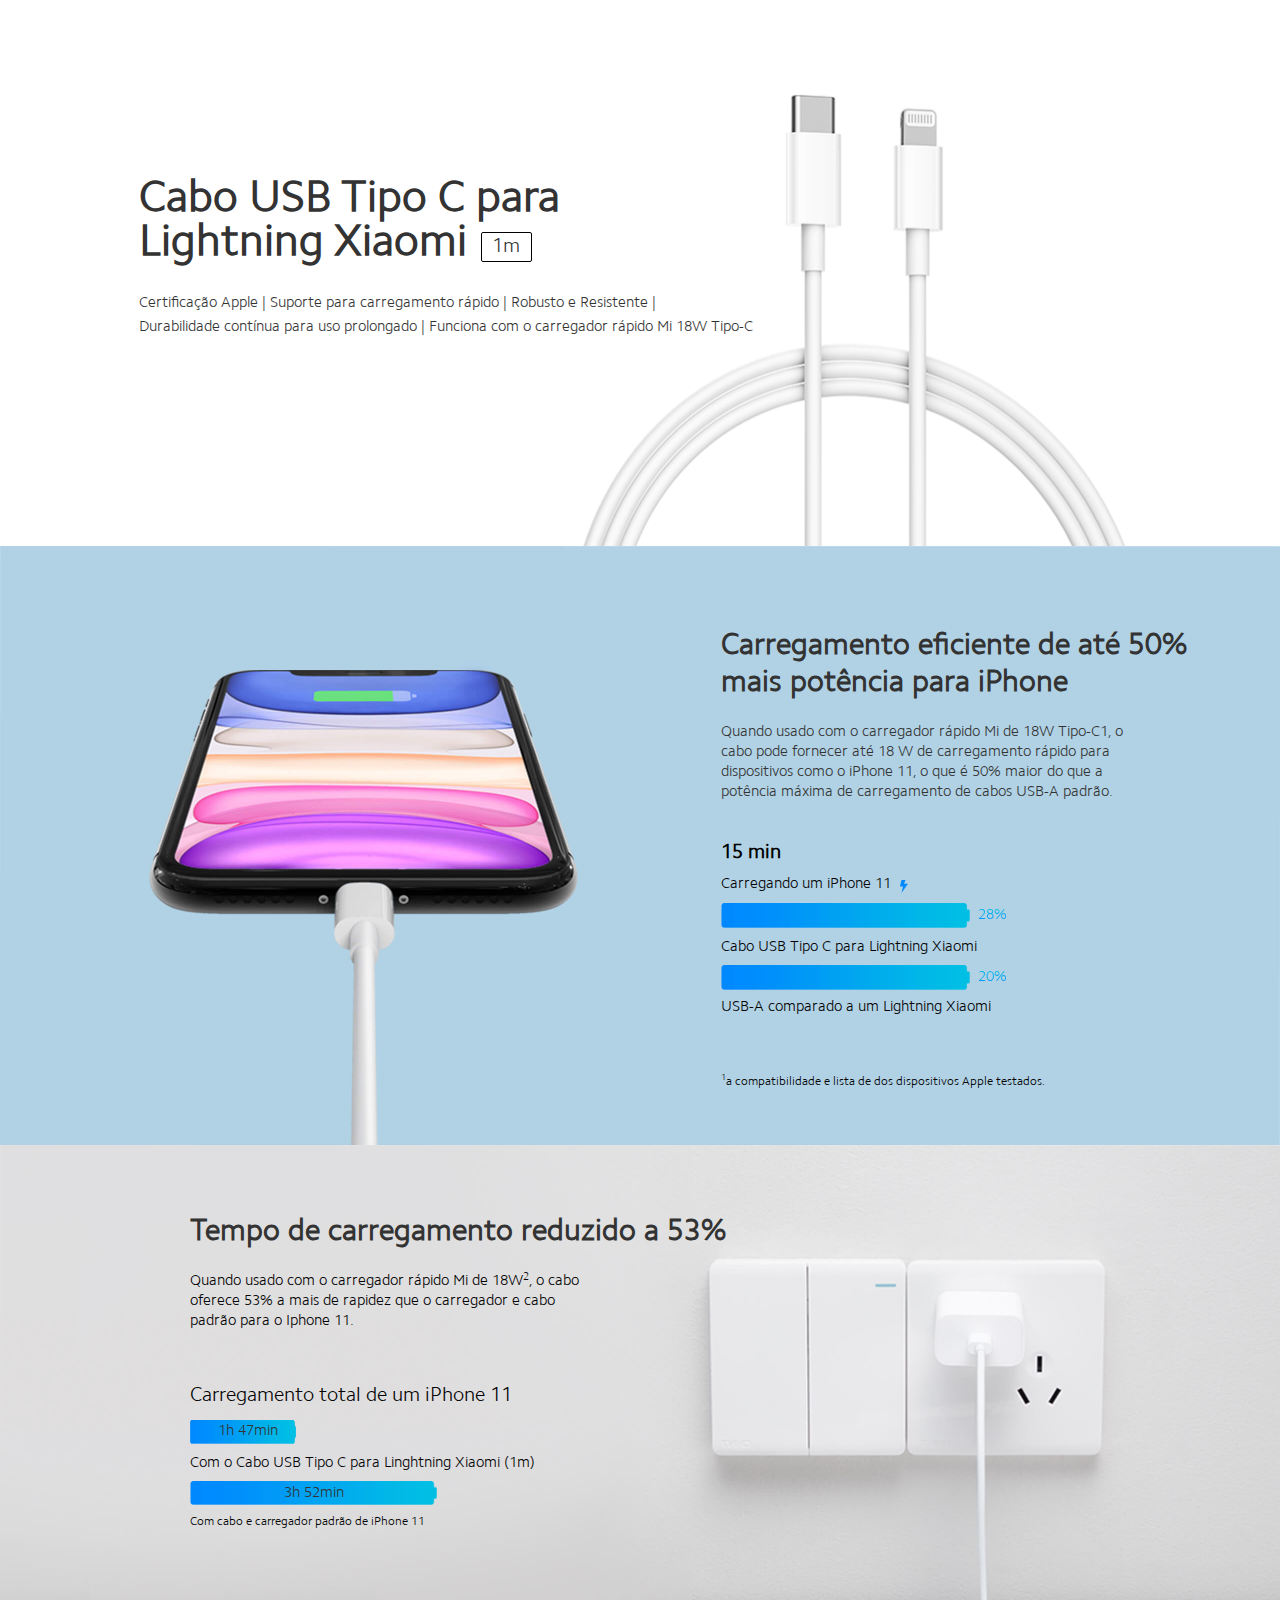
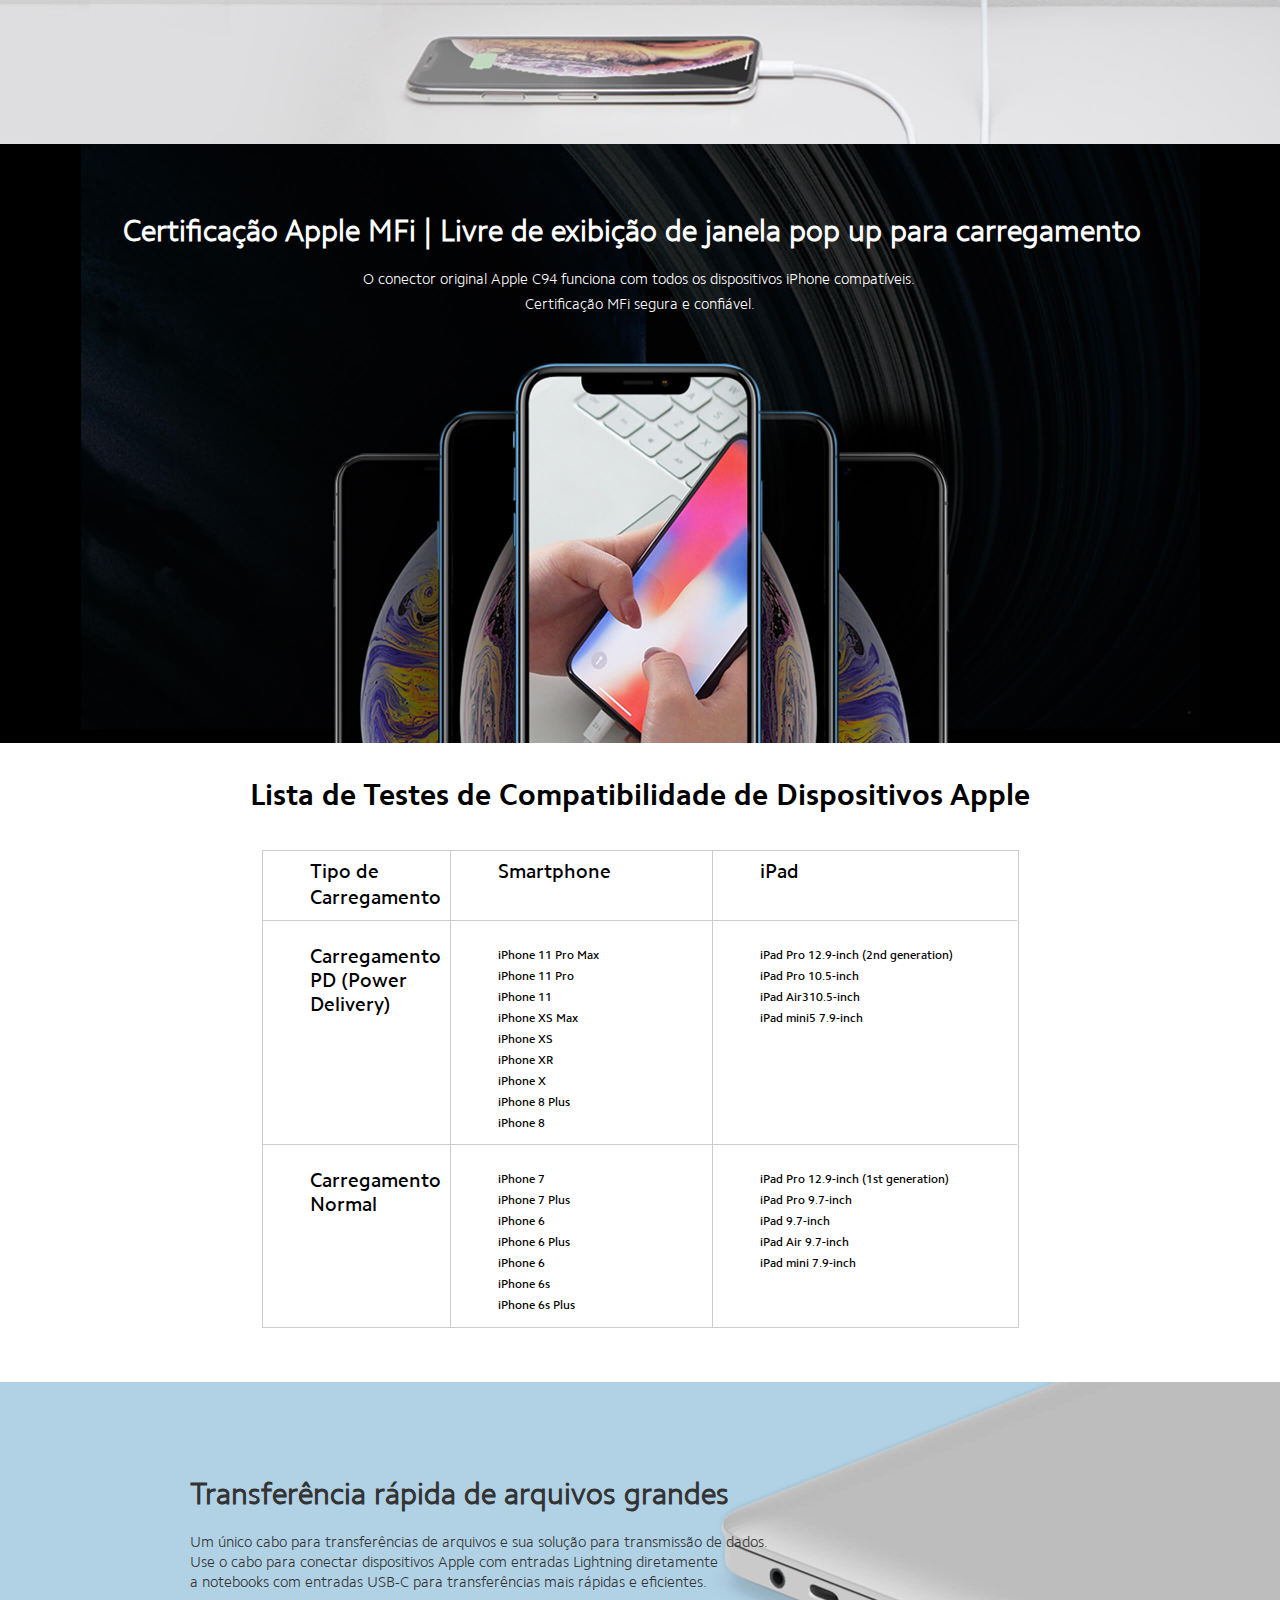
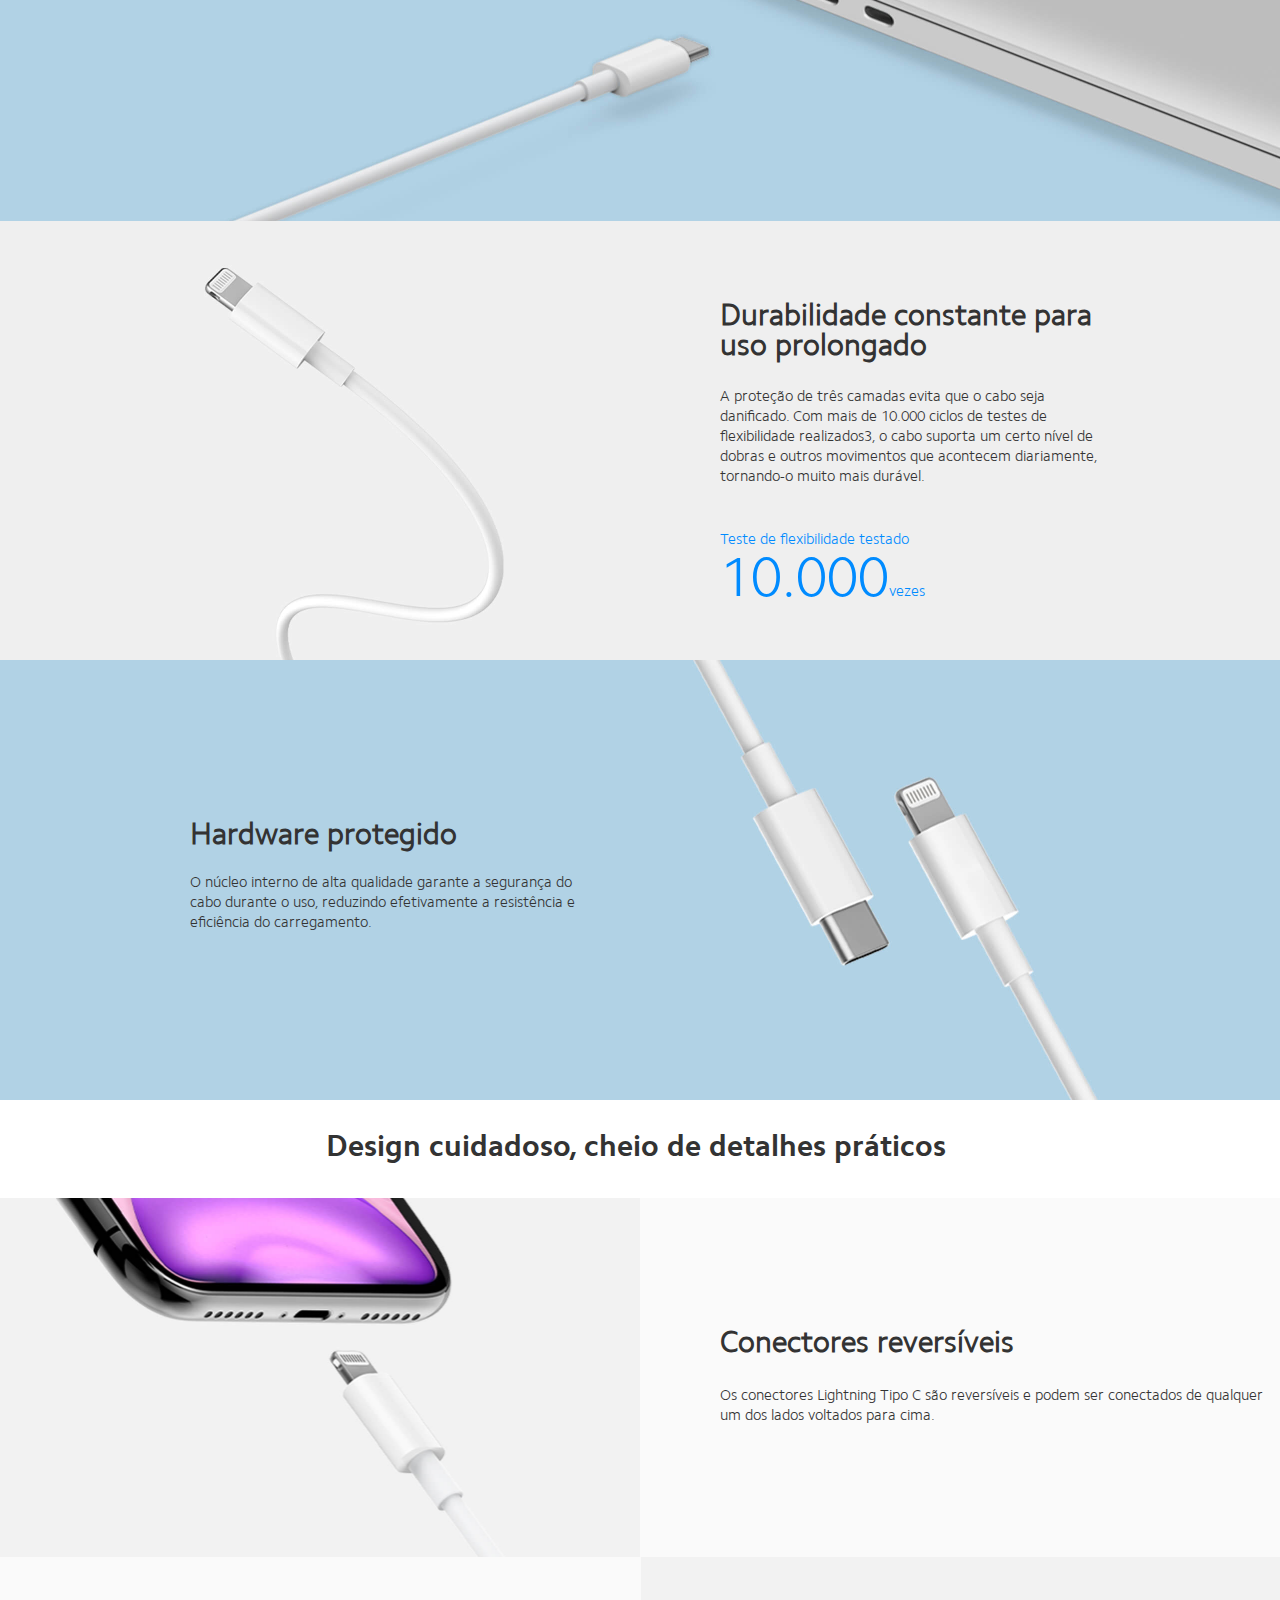
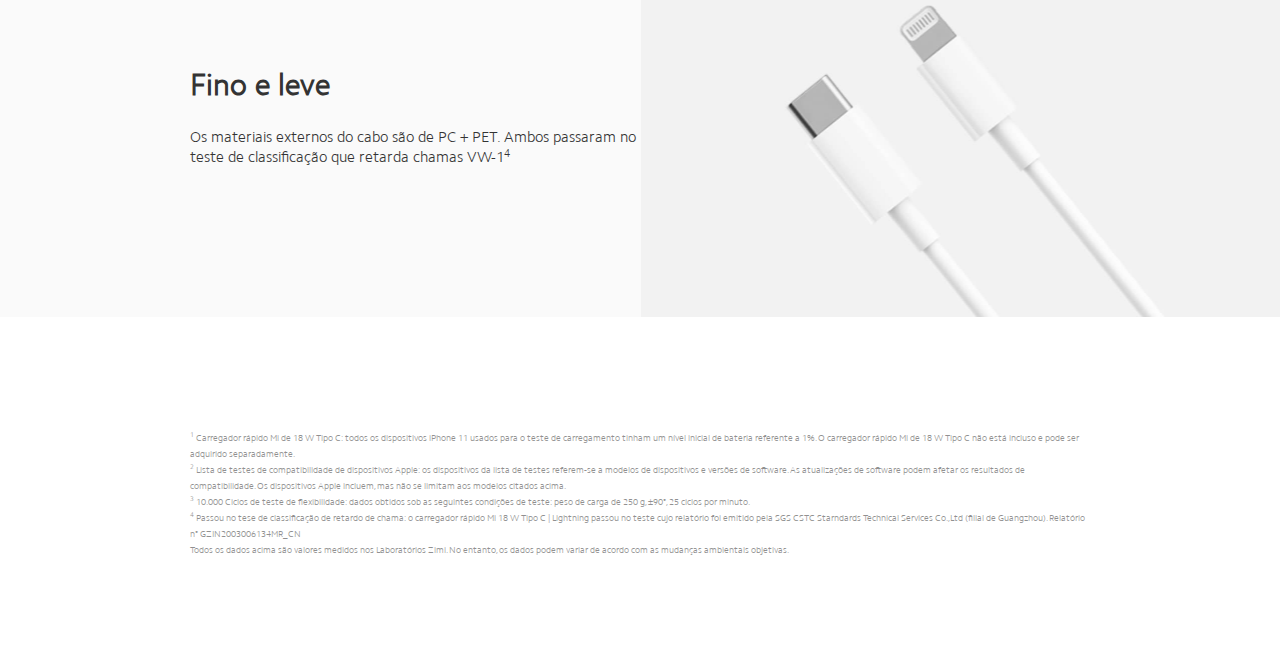
<file: index.htm>
<!DOCTYPE html>
<html lang="en">
<head>
    <meta charset="UTF-8">
    <meta http-equiv="X-UA-Compatible" content="IE=edge">
    <meta name="viewport" content="width=device-width, initial-scale=1.0">
    <title>Document</title>
    <link href="./assets/css/main.css" rel="stylesheet">


</head>
<body>
    <main class="overview-con">
        <div class="section section01 lazy" data-type="bg" data-id="bplx3f3q8h" data-background-image="" data-loaded="true">
                      
        <div class="text-container">
        <div class="text-mixture">
        <span data-key="name_1" class="xm-text f88 title" data-type="text"  data-id="37m1cpemfl">Cabo USB Tipo C para <br>Lightning Xiaomi</span>
        <span data-key="name_1_1" class="xm-text f40 overview-onemi" data-type="text" data-id="yncdge77wn">1m</span></div>
        <span data-key="ksp_1" class="xm-text f30 desc" data-type="text" data-id="yf7vdh51qq">Certificação Apple | Suporte para carregamento rápido | Robusto e Resistente |<br>Durabilidade contínua para uso prolongado | Funciona com o carregador rápido Mi 18W Tipo-C </span>
            
        <div data-id="siewuezj39" class="xm-price price">
        </div></div></div>
        
        <div class="section section02 lazy" data-type="bg" data-id="lraot7sndq" data-background-image="" data-loaded="true">
        
        <div class="text-container">
        <span data-key="overview_7" class="xm-text f60 title" data-type="text" data-id="vgb6vqs46b">Carregamento eficiente de até 50%</span>
        <span data-key="overview_8" class="xm-text f60 title title2" data-type="text" data-id="zquyq1c7or">mais potência para iPhone </span>
        <span data-key="overview_9" class="xm-text f30 desc" data-type="text" data-id="n9b2dso79j">Quando usado com o carregador rápido Mi de 18W Tipo-C1, o cabo pode fornecer até 18 W de carregamento rápido para dispositivos como o iPhone 11, o que é 50% maior do que a potência máxima de carregamento de cabos USB-A padrão.</span>
        
        <span data-key="overview_10" class="xm-text f40 key" data-type="text" data-id="hl48p2dy35">15 min</span>
        
        <div class="text-lightning">
        <span data-key="overview_11" class="xm-text f30 txt" data-type="text" data-id="wbf7v8gpzp">Carregando um iPhone 11</span>
        <img class="text-lightning-img lazy" data-id="lg1unhr90q" data-src="./assets/media/lightning.png_" src="./assets/media/lightning.png_" data-loaded="true"></div>
        
        <div class="power">
        <img class="power-img lazy" data-id="a2ig76ptae" data-src="./assets/media/Twenty-eight-percent.png" src="./assets/media/Twenty-eight-percent.png" data-loaded="true">
        <span data-key="overview_12" class="xm-text f30 power-percent" data-type="text" data-id="hxzc13t1x6">28%</span></div>
        
        <span data-key="overview_13" class="xm-text f30 txt txt1" data-type="text" data-id="b0wolsh6r9">Cabo USB Tipo C para Lightning Xiaomi</span>
        <div class="power">
        <img class="power-img lazy" data-id="2mqbqg4c1i" data-src="http://i01.appmifile.com/webfile/globalimg/products/pc/mi-20w-charger-type-c/Twenty-eight-percent.png" src="./assets/media/Twenty-eight-percent.png" data-loaded="true">
        
        <span data-key="overview_15" class="xm-text f30 power-percent" data-type="text" data-id="qu8sa0o67r">20%</span></div>
        <span data-key="overview_16" class="xm-text f30 txt txt2" data-type="text" data-id="kpm57gc1ic">USB-A comparado a um Lightning Xiaomi
                </span>
        <span data-key="overview_18" class="xm-text f24 txt txt3" data-type="text" data-id="qcyipu0klr"><sup>1</sup>a compatibilidade e lista de dos dispositivos Apple testados. </span>
        </div> </div>
                    
        <div class="section section03 lazy" data-type="bg" data-id="i6bjc1sg9q" data-background-image="" data-loaded="true">
        <div class="text-container">
        <span data-key="overview_19" class="xm-text f60 title" data-type="text" data-id="d504g5fycg">Tempo de carregamento reduzido a 53%</span>
        <span data-key="overview_20" class="xm-text f30 desc" data-type="text" data-id="kg4a90ab8m">Quando usado com o carregador rápido Mi de 18W<sup>2</sup>, o cabo oferece 53% a mais de rapidez que o carregador e cabo padrão para o Iphone 11.</span>
        <span data-key="overview_21" class="xm-text f40 txt txt1" data-type="text" data-id="3297e9ezuc">Carregamento total de um iPhone 11</span>
                        
        <div class="power1 lazy" data-type="bg" data-id="7uy72wiyc4" data-background-image="" data-loaded="true">
        <span data-key="overview_22" class="xm-text f30 time1" data-type="text" data-id="nds49vx5ee">1h 47min</span></div>
        <span data-key="overview_23" class="xm-text f30 txt txt2" data-type="text" data-id="2n8xmz9t48">Com o Cabo USB Tipo C para Linghtning Xiaomi (1m)</span>
                    
        <div class="power2 lazy" data-type="bg" data-id="4jglweq4kw" data-background-image="" data-loaded="true">
          
        <span data-key="overview_26" class="xm-text f30 time1" data-type="text" data-id="2v82lctrux">3h 52min</span></div>
        <span data-key="overview_27" class="xm-text f24 txt txt3" data-type="text" data-id="5gwnz0j8rn">Com cabo e carregador padrão de iPhone 11</span></div></div>
                    
        <div class="section section04 lazy" data-type="bg" data-id="f10oqjfkqk" data-background-image="" data-loaded="true">
        <div class="text-container">
        <span data-key="overview_28" class="xm-text f60 title" data-type="text" data-id="g2fh3b3diw">Certificação Apple MFi | Livre de exibição de janela pop up para carregamento  </span>
        <span data-key="overview_29" class="xm-text des f30" data-type="text" data-id="0eabiuc283">O conector original Apple C94 funciona com todos os dispositivos iPhone compatíveis. </span>
        
        <span data-key="overview_30" class="xm-text f30 des des2" data-type="text" data-id="i72o9w7w0l">Certificação MFi segura e confiável.</span></div></div>
        
        <div class="section section05 lazy" data-type="bg" data-id="mv4sqwe5v8" data-background-image="" data-loaded="true">
          
        <span data-key="overview_31" class="xm-text title f60" data-type="text" data-id="8gx6fl2g35">Lista de Testes de Compatibilidade de Dispositivos Apple</span>
        <ul class="table">
        <li class="header one">
        <span data-key="overview_32" class="xm-text header01" data-type="text" data-id="9wpn4k5ouz">Tipo de Carregamento</span></li>
        <li class="header two">
        <span data-key="overview_33" class="xm-text header01" data-type="text" data-id="af5i3hsi0x">Smartphone </span></li>
        <li class="header three">
        <span data-key="overview_34" class="xm-text header01" data-type="text" data-id="dmwf0jffoh">iPad</span></li>
        <li class="one col-two">
        <span data-key="overview_35" class="xm-text f40" data-type="text" data-id="819yq0cati">Carregamento PD (Power Delivery)</span></li>
        <li class="two col-two">
        <span data-key="" class="xm-text f24" data-type="text" data-id="uuozhxedf5">iPhone 11 Pro Max <br>iPhone 11 Pro<br>iPhone 11<br>iPhone XS Max<br>iPhone XS<br>iPhone XR<br>iPhone X<br>iPhone 8 Plus <br>iPhone 8</span></li>
                        
        <li class="three col-two">
        <span data-key="" class="xm-text f24" data-type="text" data-id="oqcxart0ie">iPad Pro 12.9-inch (2nd generation)<br>iPad Pro 10.5-inch<br>iPad Air310.5-inch<br>iPad mini5 7.9-inch</span></li>
        <li class="one col-three">
        <span data-key="overview_36" class="xm-text f40" data-type="text" data-id="sez3d8yc37">Carregamento Normal</span></li>
        <li class="two col-three">
        <span data-key="" class="xm-text f24" data-type="text" data-id="2d4g4f6wn6">iPhone 7<br>iPhone 7 Plus<br>iPhone 6<br>iPhone 6 Plus<br>iPhone 6 <br>iPhone 6s<br>iPhone 6s Plus</span></li>
        <li class="three col-three">
        <span data-key="" class="xm-text f24" data-type="text" data-id="xs833fw8yf">iPad Pro 12.9-inch (1st generation)<br>iPad Pro 9.7-inch<br>iPad 9.7-inch<br>iPad Air 9.7-inch<br>iPad mini 7.9-inch</span></li>
        </ul></div>
                   
        <div class="section section06 lazy" data-type="bg" data-id="r4feqbyxtw" data-background-image=""data-loaded="true">
        
        <div class="text-container">
        <span data-key="overview_37" class="xm-text f60 title" data-type="text" data-id="ualznze77p">Transferência rápida de arquivos grandes </span>
        <span data-key="overview_38" class="xm-text des f30" data-type="text" data-id="gl6ryj3gu4">Um único cabo para transferências de arquivos e sua solução para transmissão de dados.<br>Use o cabo para conectar dispositivos Apple com entradas Lightning diretamente <br>a notebooks com entradas USB-C para transferências mais rápidas e eficientes. </span></div></div>
        
        <div class="section section07 lazy" data-type="bg" data-id="1yayhw28fw" data-background-image="" data-loaded="true">
        <div class="text-container f30">
        <span data-key="overview_39" class="xm-text title f60" data-type="text" data-id="9uup5jia18">Durabilidade constante para uso prolongado </span>
        <span data-key="overview_40" class="xm-text des" data-type="text" data-id="6b6ncyhg0m">A proteção de três camadas evita que o cabo seja danificado. Com mais de 10.000 ciclos de testes de flexibilidade realizados3, o cabo suporta um certo nível de dobras e outros movimentos que acontecem diariamente, tornando-o muito mais durável.</span>
        
        <span data-key="overview_41" class="xm-text key" data-type="text" data-id="rxcmlsiiu3">Teste de flexibilidade testado</span>
        <div class="key2">
        <span data-key="overview_42" class="xm-text num f110" data-type="text" data-id="7zmm3gtwai">10.000</span>
        <span data-key="overview_43" class="xm-text cycles" data-type="text" data-id="e02k9qmlhv">vezes</span></div>
        </div></div>
                    
        <div class="section section08 lazy" data-type="bg" data-id="fsppsg5r0s" data-background-image="">
        <div class="text-container">
        <span data-key="overview_44" class="xm-text title f60" data-type="text" data-id="7otuox8x8v">Hardware protegido </span>
        <span data-key="overview_45" class="xm-text des f30" data-type="text" data-id="eqgcymb4jm">O núcleo interno de alta qualidade garante a segurança do cabo durante o uso, reduzindo efetivamente a resistência e eficiência do carregamento.</span></div></div>
        
        <div class="section section09 lazy" data-type="bg" data-id="lo2njd6hco" data-background-image="">
        <span data-key="overview_46" class="xm-text title f60" data-type="text" data-id="xaqgjn1j8k">Design cuidadoso, cheio de detalhes práticos </span></div>
        <div class="section section10">
        <img class="left lazy" data-id="vfamcjdatt" data-src="/assets/media/overview8.jpg" src="./assets/media/overview8.jpg">
        <div class="text-container">
        <span data-key="overview_47" class="xm-text title f60" data-type="text" data-id="bafo96lpi4">Conectores reversíveis</span>
        <span data-key="overview_48" class="xm-text des f30" data-type="text" data-id="53nv1xxyjx">Os conectores Lightning Tipo C são reversíveis e podem ser conectados de qualquer um dos lados voltados para cima. </span></div></div>
        
        <div class="section section11">
        <div class="text-container">
        <span data-key="overview_49" class="xm-text title f60" data-type="text" data-id="2oy3fi4t1n">Fino e leve</span>
        <span data-key="overview_50" class="xm-text des f30" data-type="text" data-id="clt39b810q">Os materiais externos do cabo são de PC + PET. Ambos passaram no teste de classificação que retarda chamas VW-1<sup>4</sup> </span></div>
        <img class="right lazy" data-id="z57p4l9brd" data-src="./assets/media/overview9.jpg" src="./assets/media/overview9.jpg">
        </div>
        
        
        <div class="section section12 lazy" data-type="bg" data-id="5rrsb0jye7" data-background-image="">
                      
        <div class="text-container f18">
        <span data-key="note_1" class="xm-text" data-type="text" data-id="z5ptqi89sz"><sup>1</sup> Carregador rápido Mi de 18 W Tipo C: todos os dispositivos iPhone 11 usados para o teste de carregamento tinham um nível inicial de bateria referente a 1%. O carregador rápido Mi de 18 W Tipo C não está incluso e pode ser adquirido separadamente. </span>
        
        <span data-key="note_2" class="xm-text" data-type="text" data-id="di3hp8ti9i"><sup>2</sup> Lista de testes de compatibilidade de dispositivos Apple: os dispositivos da lista de testes referem-se a modelos de dispositivos e versões de software. As atualizações de software podem afetar os resultados de compatibilidade. Os dispositivos Apple incluem, mas não se limitam aos modelos citados acima.  </span>
        
        <span data-key="note_3" class="xm-text" data-type="text" data-id="d8970fx4ae"><sup>3</sup> 10.000 Ciclos de teste de flexibilidade: dados obtidos sob as seguintes condições de teste: peso de carga de 250 g, ±90°, 25 ciclos por minuto.</span>
        
        <span data-key="note_4" class="xm-text" data-type="text" data-id="9sqaotsrq4"><sup>4</sup> Passou no tese de classificação de retardo de chama: o carregador rápido Mi 18 W Tipo C | Lightning passou no teste cujo relatório foi emitido pela SGS CSTC Starndards Technical Services Co.,Ltd (filial de Guangzhou). Relatório n° GZIN2003006134MR_CN</span>
        
        <span data-key="note_5" class="xm-text" data-type="text" data-id="27h6ytnrnc">Todos os dados acima são valores medidos nos Laboratórios Zimi. No entanto, os dados podem variar de acordo com as mudanças ambientais objetivas.</span></div></div>
        </main>
        <script src="./assets/js/windown.js"></script>
    
        
</body>
</html>
</file>
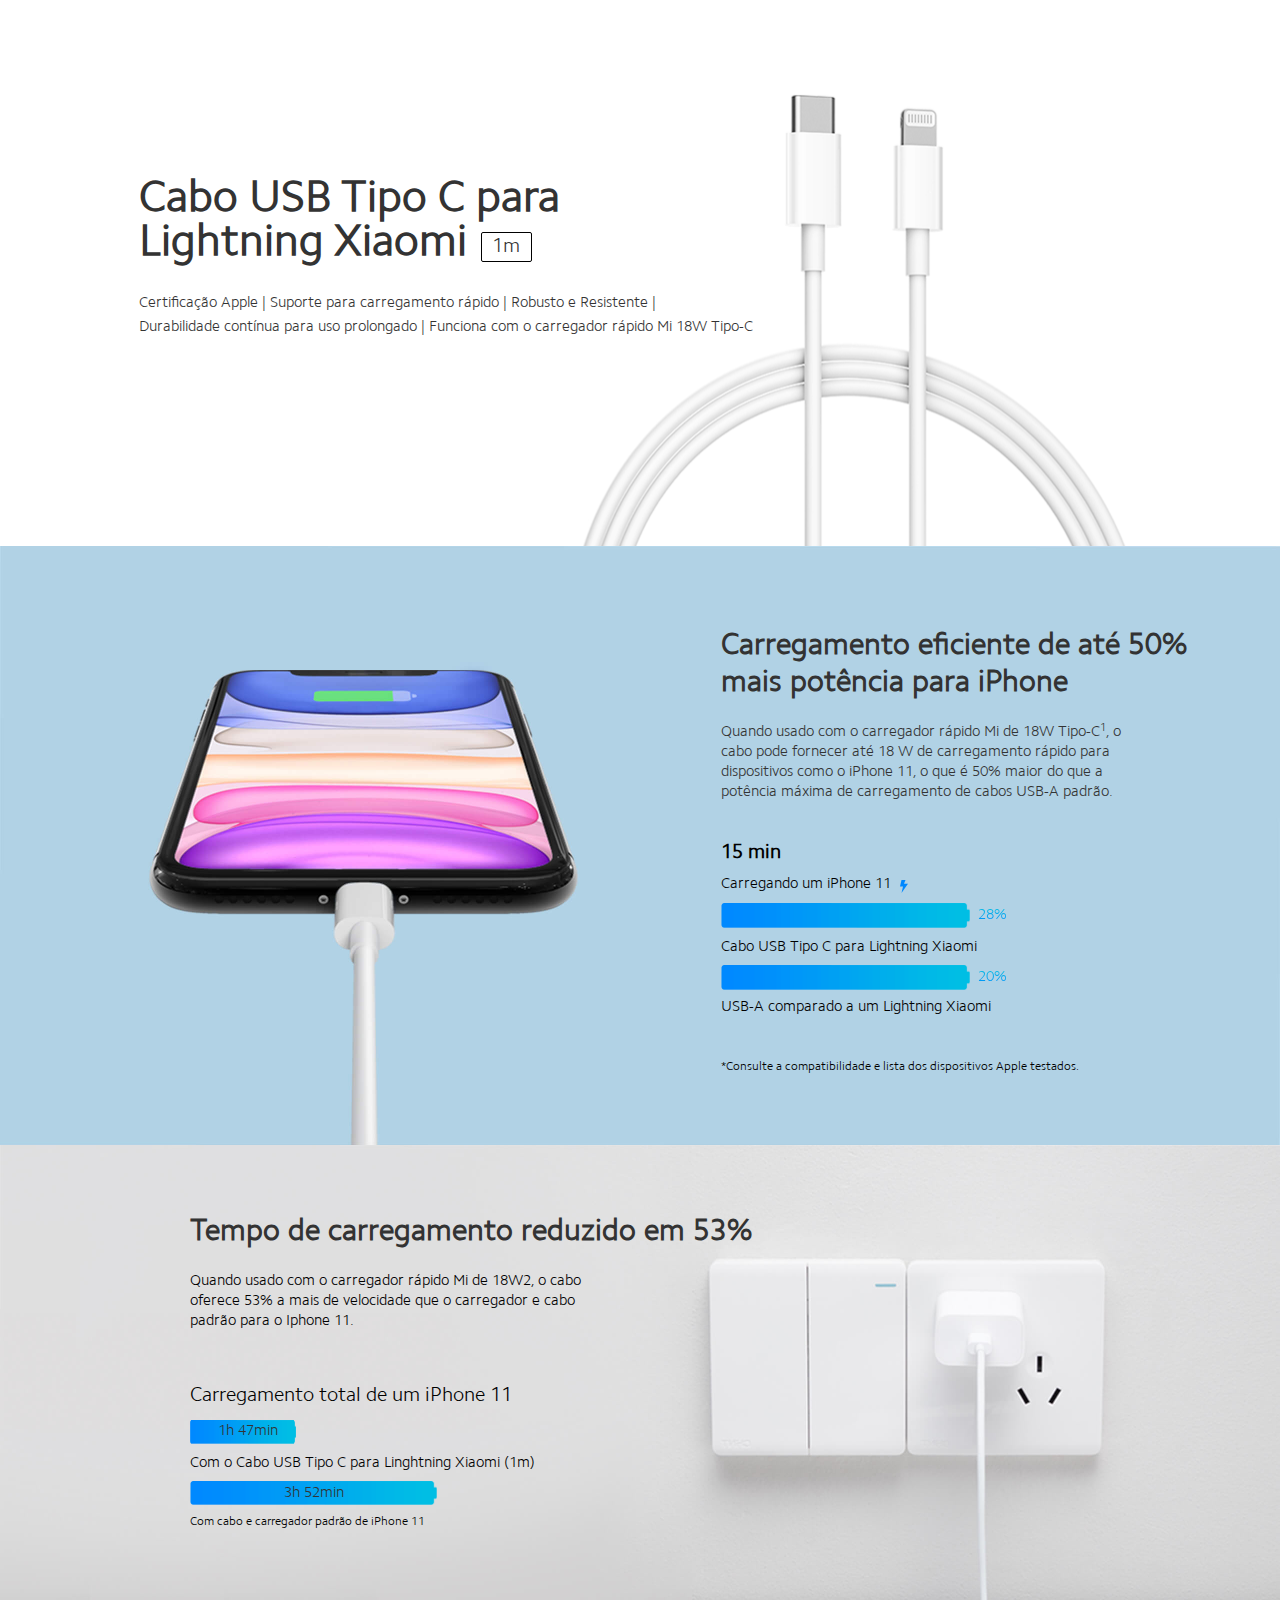
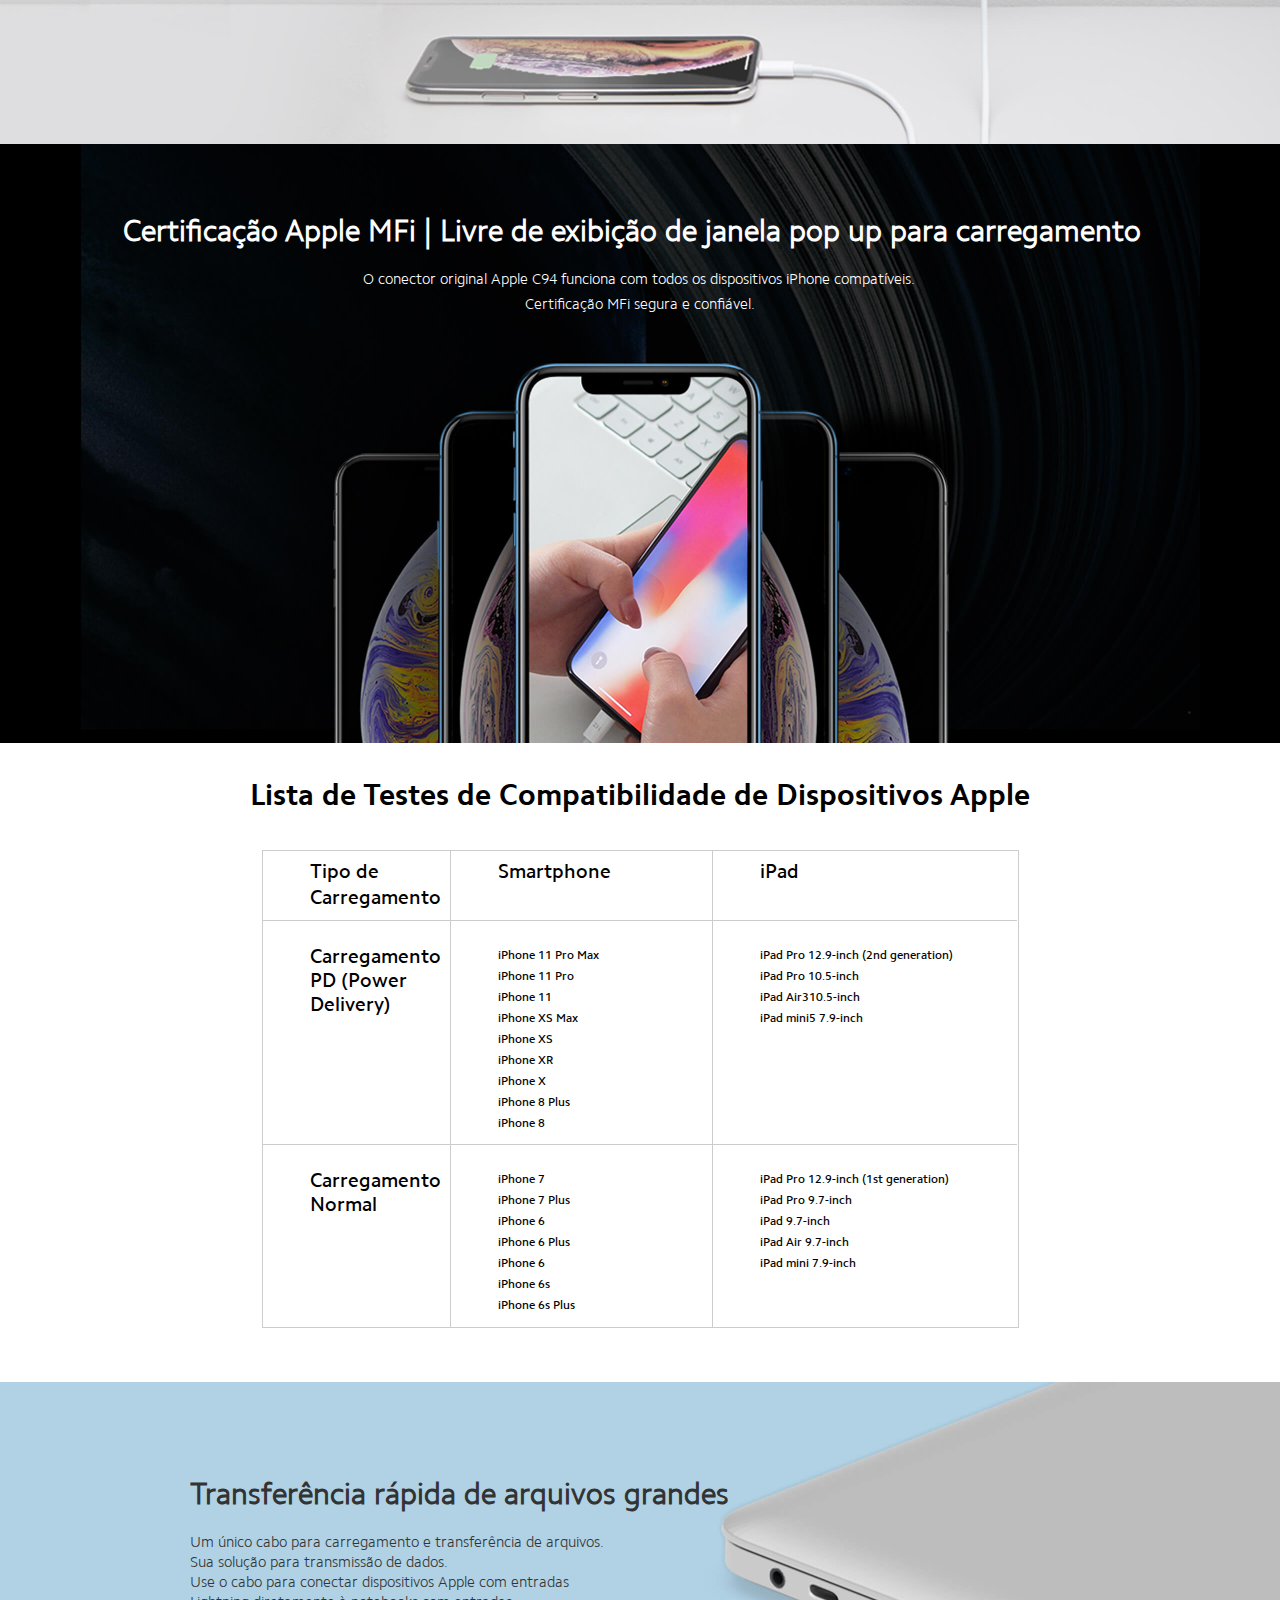
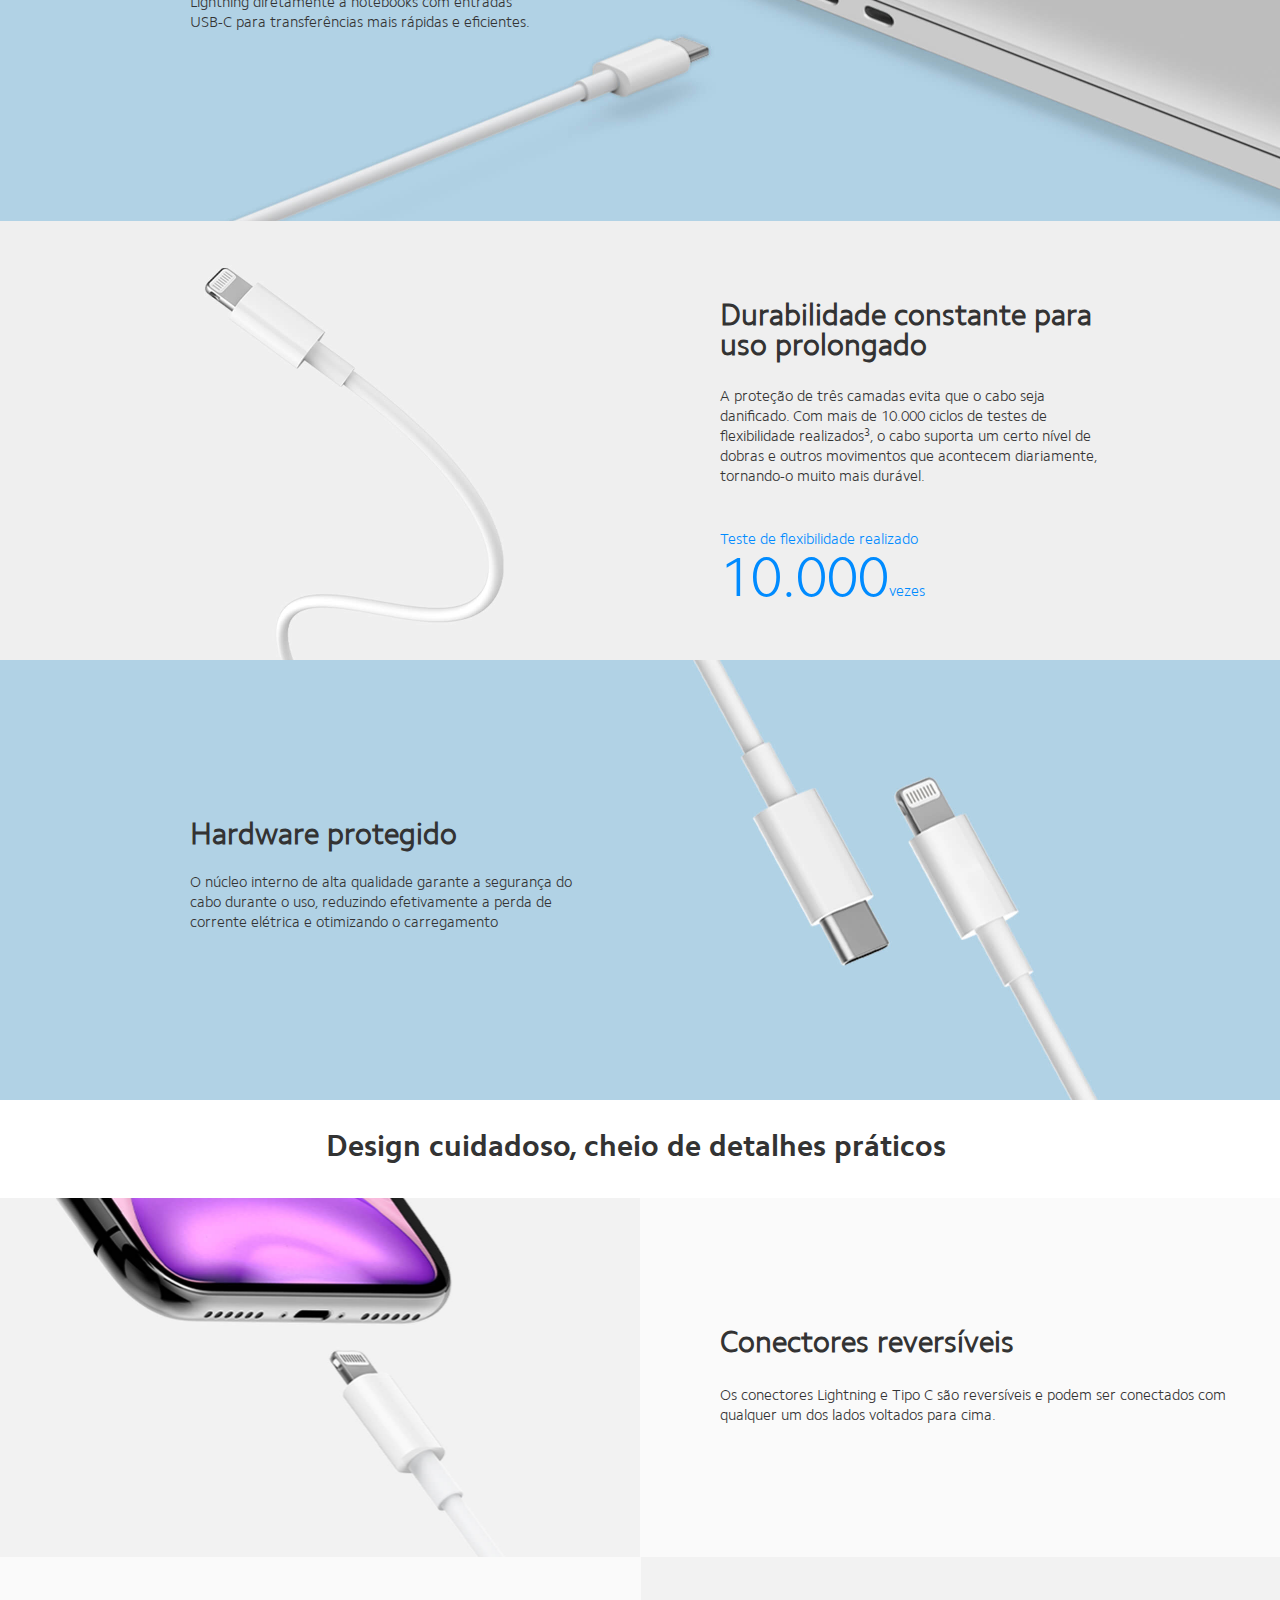
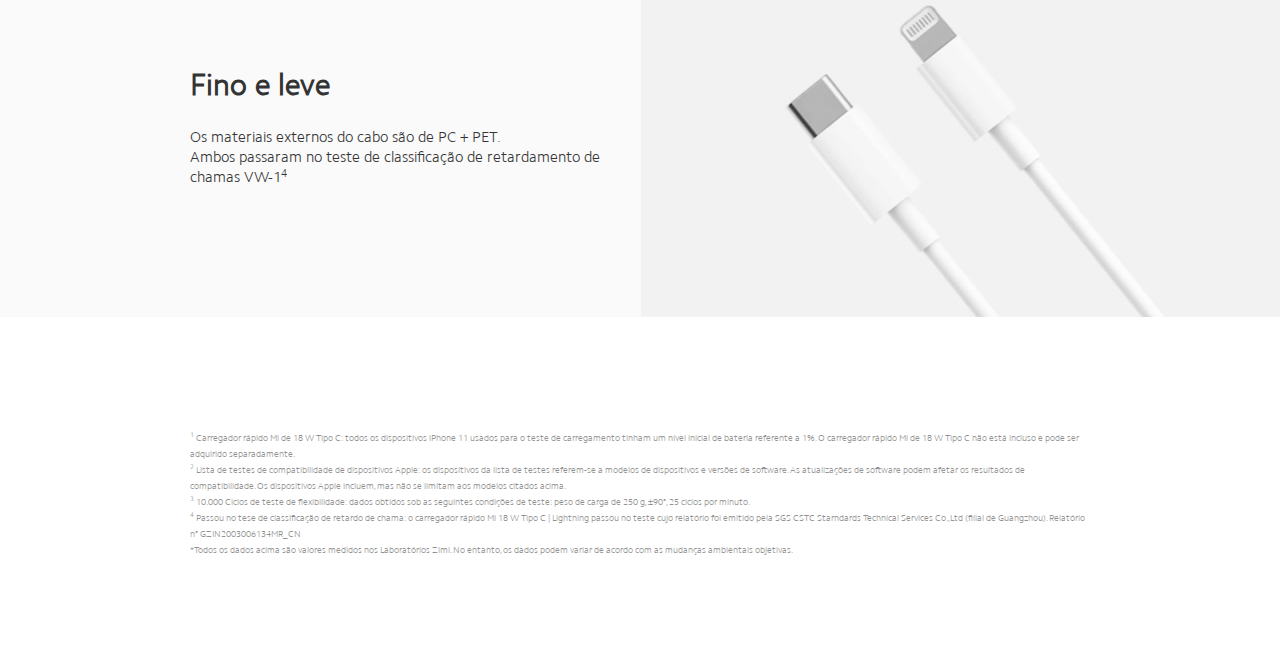
<file: index.html>
<!DOCTYPE html>
<html lang="pt-br">
<head>
    <meta charset="UTF-8">
    <meta http-equiv="X-UA-Compatible" content="IE=edge">
    <meta name="viewport" content="width=device-width, initial-scale=1.0">
    <title>Document</title>
    <link href="./assets/css/main.css" rel="stylesheet">
</head>

<body>
    <main class="overview-con">
        <div class="section section01 lazy" data-type="bg" data-id="bplx3f3q8h" data-background-image="" data-loaded="true">
                      
        <div class="text-container">
        <div class="text-mixture">
        <span data-key="name_1" class="xm-text f88 title" data-type="text"  data-id="37m1cpemfl">Cabo USB Tipo C para <br>Lightning Xiaomi</span>
        <span data-key="name_1_1" class="xm-text f40 overview-onemi" data-type="text" data-id="yncdge77wn">1m</span></div>
        <span data-key="ksp_1" class="xm-text f30 desc" data-type="text" data-id="yf7vdh51qq">Certificação Apple | Suporte para carregamento rápido | Robusto e Resistente |<br>Durabilidade contínua para uso prolongado | Funciona com o carregador rápido Mi 18W Tipo-C</span>
            
        <div data-id="siewuezj39" class="xm-price price">
        </div></div></div>
        
        <div class="section section02 lazy" data-type="bg" data-id="lraot7sndq" data-background-image="" data-loaded="true">
        
        <div class="text-container">
        <span data-key="overview_7" class="xm-text f60 title" data-type="text" data-id="vgb6vqs46b">Carregamento eficiente de até 50%</span>
        <span data-key="overview_8" class="xm-text f60 title title2" data-type="text" data-id="zquyq1c7or">mais potência para iPhone </span>
        <span data-key="overview_9" class="xm-text f30 desc" data-type="text" data-id="n9b2dso79j">Quando usado com o carregador rápido Mi de 18W Tipo-C<sup>1</sup>, o cabo pode fornecer até 18 W de carregamento rápido para dispositivos como o iPhone 11, o que é 50% maior do que a potência máxima de carregamento de cabos USB-A padrão.</span>
        
        <span data-key="overview_10" class="xm-text f40 key" data-type="text" data-id="hl48p2dy35">15 min</span>
        
        <div class="text-lightning">
        <span data-key="overview_11" class="xm-text f30 txt" data-type="text" data-id="wbf7v8gpzp">Carregando um iPhone 11</span>
        <img class="text-lightning-img lazy" data-id="lg1unhr90q" data-src="./assets/media/lightning.png_" src="./assets/media/lightning.png_" data-loaded="true"></div>
        
        <div class="power">
        <img class="power-img lazy" data-id="a2ig76ptae" data-src="./assets/media/Twenty-eight-percent.png" src="./assets/media/Twenty-eight-percent.png" data-loaded="true">
        <span data-key="overview_12" class="xm-text f30 power-percent" data-type="text" data-id="hxzc13t1x6">28%</span></div>
        
        <span data-key="overview_13" class="xm-text f30 txt txt1" data-type="text" data-id="b0wolsh6r9">Cabo USB Tipo C para Lightning Xiaomi</span>
        <div class="power">
        <img class="power-img lazy" data-id="2mqbqg4c1i" data-src="./assets/media/Twenty-eight-percent.png" src="./assets/media/Twenty-eight-percent.png" data-loaded="true">
        
        <span data-key="overview_15" class="xm-text f30 power-percent" data-type="text" data-id="qu8sa0o67r">20%</span></div>
        <span data-key="overview_16" class="xm-text f30 txt txt2" data-type="text" data-id="kpm57gc1ic">USB-A comparado a um Lightning Xiaomi</span>
        <span data-key="overview_18" class="xm-text f24 txt txt3" data-type="text" data-id="qcyipu0klr">*Consulte a compatibilidade e lista dos dispositivos Apple testados.</span>
        </div> </div>
                    
        <div class="section section03 lazy" data-type="bg" data-id="i6bjc1sg9q" data-background-image="" data-loaded="true">
        <div class="text-container">
        <span data-key="overview_19" class="xm-text f60 title" data-type="text" data-id="d504g5fycg">Tempo de carregamento reduzido em 53%</span>
        <span data-key="overview_20" class="xm-text f30 desc" data-type="text" data-id="kg4a90ab8m">Quando usado com o carregador rápido Mi de 18W2, o cabo oferece 53% a mais de velocidade que o carregador e cabo padrão para o Iphone 11.</span>
        <span data-key="overview_21" class="xm-text f40 txt txt1" data-type="text" data-id="3297e9ezuc">Carregamento total de um iPhone 11</span>
                        
        <div class="power1 lazy" data-type="bg" data-id="7uy72wiyc4" data-background-image="" data-loaded="true">
        <span data-key="overview_22" class="xm-text f30 time1" data-type="text" data-id="nds49vx5ee">1h 47min</span></div>
        <span data-key="overview_23" class="xm-text f30 txt txt2" data-type="text" data-id="2n8xmz9t48">Com o Cabo USB Tipo C para Linghtning Xiaomi (1m)</span>
                    
        <div class="power2 lazy" data-type="bg" data-id="4jglweq4kw" data-background-image="" data-loaded="true">
          
        <span data-key="overview_26" class="xm-text f30 time1" data-type="text" data-id="2v82lctrux">3h 52min</span></div>
        <span data-key="overview_27" class="xm-text f24 txt txt3" data-type="text" data-id="5gwnz0j8rn">Com cabo e carregador padrão de iPhone 11</span></div></div>
                    
        <div class="section section04 lazy" data-type="bg" data-id="f10oqjfkqk" data-background-image="" data-loaded="true">
        <div class="text-container">
        <span data-key="overview_28" class="xm-text f60 title" data-type="text" data-id="g2fh3b3diw">Certificação Apple MFi | Livre de exibição de janela pop up para carregamento  </span>
        <span data-key="overview_29" class="xm-text des f30" data-type="text" data-id="0eabiuc283">O conector original Apple C94 funciona com todos os dispositivos iPhone compatíveis. </span>
        
        <span data-key="overview_30" class="xm-text f30 des des2" data-type="text" data-id="i72o9w7w0l">Certificação MFi segura e confiável.</span></div></div>
        
        <div class="section section05 lazy" data-type="bg" data-id="mv4sqwe5v8" data-background-image="" data-loaded="true">
          
        <span data-key="overview_31" class="xm-text title f60" data-type="text" data-id="8gx6fl2g35">Lista de Testes de Compatibilidade de Dispositivos Apple</span>
        <ul class="table">
        <li class="header one">
        <span data-key="overview_32" class="xm-text header01" data-type="text" data-id="9wpn4k5ouz">Tipo de Carregamento</span></li>
        <li class="header two">
        <span data-key="overview_33" class="xm-text header01" data-type="text" data-id="af5i3hsi0x">Smartphone </span></li>
        <li class="header three">
        <span data-key="overview_34" class="xm-text header01" data-type="text" data-id="dmwf0jffoh">iPad</span></li>
        <li class="one col-two">
        <span data-key="overview_35" class="xm-text f40" data-type="text" data-id="819yq0cati">Carregamento PD (Power Delivery)</span></li>
        <li class="two col-two">
        <span data-key="" class="xm-text f24" data-type="text" data-id="uuozhxedf5">iPhone 11 Pro Max <br>iPhone 11 Pro<br>iPhone 11<br>iPhone XS Max<br>iPhone XS<br>iPhone XR<br>iPhone X<br>iPhone 8 Plus <br>iPhone 8</span></li>
                        
        <li class="three col-two">
        <span data-key="" class="xm-text f24" data-type="text" data-id="oqcxart0ie">iPad Pro 12.9-inch (2nd generation)<br>iPad Pro 10.5-inch<br>iPad Air310.5-inch<br>iPad mini5 7.9-inch</span></li>
        <li class="one col-three">
        <span data-key="overview_36" class="xm-text f40" data-type="text" data-id="sez3d8yc37">Carregamento Normal</span></li>
        <li class="two col-three">
        <span data-key="" class="xm-text f24" data-type="text" data-id="2d4g4f6wn6">iPhone 7<br>iPhone 7 Plus<br>iPhone 6<br>iPhone 6 Plus<br>iPhone 6 <br>iPhone 6s<br>iPhone 6s Plus</span></li>
        <li class="three col-three">
        <span data-key="" class="xm-text f24" data-type="text" data-id="xs833fw8yf">iPad Pro 12.9-inch (1st generation)<br>iPad Pro 9.7-inch<br>iPad 9.7-inch<br>iPad Air 9.7-inch<br>iPad mini 7.9-inch</span></li>
        </ul></div>
                   
        <div class="section section06 lazy" data-type="bg" data-id="r4feqbyxtw" data-background-image=""data-loaded="true">
        
        <div class="text-container">
        <span data-key="overview_37" class="xm-text f60 title" data-type="text" data-id="ualznze77p">Transferência rápida de arquivos grandes </span>
        <span data-key="overview_38" class="xm-text des f30" data-type="text" data-id="gl6ryj3gu4">Um único cabo para carregamento e transferência de arquivos.<br>Sua solução para transmissão de dados.<br>Use o cabo para conectar dispositivos Apple com entradas<br>Lightning diretamente à notebooks com entradas<br>USB-C para transferências mais rápidas e eficientes.</span></div></div>
        
        <div class="section section07 lazy" data-type="bg" data-id="1yayhw28fw" data-background-image="" data-loaded="true">
        <div class="text-container f30">
        <span data-key="overview_39" class="xm-text title f60" data-type="text" data-id="9uup5jia18">Durabilidade constante para uso prolongado </span>
        <span data-key="overview_40" class="xm-text des" data-type="text" data-id="6b6ncyhg0m">A proteção de três camadas evita que o cabo seja danificado. Com mais de 10.000 ciclos de testes de flexibilidade realizados<sup>3</sup>, o cabo suporta um certo nível de dobras e outros movimentos que acontecem diariamente, tornando-o muito mais durável.</span>
        
        <span data-key="overview_41" class="xm-text key" data-type="text" data-id="rxcmlsiiu3">Teste de flexibilidade realizado</span>
        <div class="key2">
        <span data-key="overview_42" class="xm-text num f110" data-type="text" data-id="7zmm3gtwai">10.000</span>
        <span data-key="overview_43" class="xm-text cycles" data-type="text" data-id="e02k9qmlhv">vezes</span></div>
        </div></div>
                    
        <div class="section section08 lazy" data-type="bg" data-id="fsppsg5r0s" data-background-image="">
        <div class="text-container">
        <span data-key="overview_44" class="xm-text title f60" data-type="text" data-id="7otuox8x8v">Hardware protegido </span>
        <span data-key="overview_45" class="xm-text des f30" data-type="text" data-id="eqgcymb4jm">O núcleo interno de alta qualidade garante a segurança do cabo durante o uso, reduzindo efetivamente a perda de corrente elétrica e otimizando o carregamento</span></div></div>
        
        <div class="section section09 lazy" data-type="bg" data-id="lo2njd6hco" data-background-image="">
        <span data-key="overview_46" class="xm-text title f60" data-type="text" data-id="xaqgjn1j8k">Design cuidadoso, cheio de detalhes práticos </span></div>
        <div class="section section10">
        <img class="left lazy" data-id="vfamcjdatt" data-src="/assets/media/overview8.jpg" src="./assets/media/overview8.jpg">
        <div class="text-container">
        <span data-key="overview_47" class="xm-text title f60" data-type="text" data-id="bafo96lpi4">Conectores reversíveis</span>
        <span data-key="overview_48" class="xm-text des f30" data-type="text" data-id="53nv1xxyjx">Os conectores Lightning e Tipo C são reversíveis e podem ser conectados com qualquer um dos lados voltados para cima.</span></div></div>
        
        <div class="section section11">
        <div class="text-container">
        <span data-key="overview_49" class="xm-text title f60" data-type="text" data-id="2oy3fi4t1n">Fino e leve</span>
        <span data-key="overview_50" class="xm-text des f30" data-type="text" data-id="clt39b810q">Os materiais externos do cabo são de PC + PET. <br>Ambos passaram no teste de classificação de retardamento de chamas VW-1<sup>4</sup> </span></div>
        <img class="right lazy" data-id="z57p4l9brd" data-src="./assets/media/overview9.jpg" src="./assets/media/overview9.jpg">
        </div>
        
        <div class="section section12 lazy" data-type="bg" data-id="5rrsb0jye7" data-background-image="">
                      
        <div class="text-container f18">
        <span data-key="note_1" class="xm-text" data-type="text" data-id="z5ptqi89sz"><sup>1</sup> Carregador rápido Mi de 18 W Tipo C: todos os dispositivos iPhone 11 usados para o teste de carregamento tinham um nível inicial de bateria referente a 1%. O carregador rápido Mi de 18 W Tipo C não está incluso e pode ser adquirido separadamente.</span>
        
        <span data-key="note_2" class="xm-text" data-type="text" data-id="di3hp8ti9i"><sup>2</sup> Lista de testes de compatibilidade de dispositivos Apple: os dispositivos da lista de testes referem-se a modelos de dispositivos e versões de software. As atualizações de software podem afetar os resultados de compatibilidade. Os dispositivos Apple incluem, mas não se limitam aos modelos citados acima.</span>
        
        <span data-key="note_3" class="xm-text" data-type="text" data-id="d8970fx4ae"><sup>3</sup> 10.000 Ciclos de teste de flexibilidade: dados obtidos sob as seguintes condições de teste: peso de carga de 250 g, ±90°, 25 ciclos por minuto.</span>
        
        <span data-key="note_4" class="xm-text" data-type="text" data-id="9sqaotsrq4"><sup>4</sup> Passou no tese de classificação de retardo de chama: o carregador rápido Mi 18 W Tipo C | Lightning passou no teste cujo relatório foi emitido pela SGS CSTC Starndards Technical Services Co.,Ltd (filial de Guangzhou). Relatório n° GZIN2003006134MR_CN</span>
        
        <span data-key="note_5" class="xm-text" data-type="text" data-id="27h6ytnrnc">*Todos os dados acima são valores medidos nos Laboratórios Zimi. No entanto, os dados podem variar de acordo com as mudanças ambientais objetivas.</span></div></div>
        
        </main>
        <script src="./assets/js/windown.js"></script>
    
        
</body>
</html>
</file>
<file: assets/css/main.css>
*{margin: 0; padding: 0;}

.f-heavy {font-family: Camphor-Heavy, sans-serif;font-weight: 900}
.f-regular {font-family: CamphorPro-Regular, sans-serif}
.f-light {font-family: CamphorPro-Light, sans-serif}
.f-bold {font-family: CamphorPro-Bold, sans-serif; font-weight: 700}
.f-medium {font-family: CamphorPro-Medium, sans-serif}
.f-thin {font-family: CamphorPro-Thin, sans-serif}
.f-nova { font-family: ProximaNova, sans-serif}

@font-face { font-family: CamphorPro-Light; src: url(/assets/css/fonts/CamphorPro-Light.woff) format("woff")}
@font-face { font-family: CamphorPro-Regular; src: url(/assets/css/fonts/CamphorPro-Regular.woff) format("woff")}
@font-face { font-family: CamphorPro-Bold;  src: url(/assets/css/fonts/CamphorPro-Bold.woff) format("woff")}
@font-face { font-family: CamphorPro-Thin; src: url(/assets/css/fonts/CamphorPro-Thin.woff) format("woff")}
@font-face { font-family: Camphor-Heavy;  src: url(/assets/css/fonts/CamphorPro-Heavy.woff) format("woff")}
@font-face { font-family: CamphorPro-Medium; src: url(/assets/css/fonts/CamphorPro-Medium.woff) format("woff")}

.f12 {font-size: .046875rem}
.f14 {font-size: .054688rem}
.f16 {font-size: .0625rem}
.f18 {font-size: .070313rem}
.f20 {font-size: .078125rem}
.f22 {font-size: .085938rem}
.f24 {font-size: .09375rem}
.f26 {font-size: .101563rem}
.f28 {font-size: .109375rem}
.f30 {font-size: .117188rem}
.f32 {font-size: .125rem}
.f34 {font-size: .132813rem}
.f36 {font-size: .140625rem}
.f38 {font-size: .148438rem}
.f40 {font-size: .15625rem}
.f42 {font-size: .164063rem}
.f44 {font-size: .171875rem}
.f46 {font-size: .179688rem}
.f48 {font-size: .1875rem}
.f50 {font-size: .195313rem}
.f52 {font-size: .203125rem}
.f54 {font-size: .210938rem}
.f56 {font-size: .21875rem}
.f58 {font-size: .226563rem}
.f60 {font-size: .234375rem}
.f64 {font-size: .25rem}
.f66 {font-size: .257813rem}
.f68 {font-size: .265625rem}
.f70 {font-size: .273438rem}
.f72 {font-size: .28125rem}
.f74 {font-size: .289063rem}
.f76 {font-size: .296875rem}
.f78 {font-size: .304688rem}
.f80 {font-size: .3125rem}
.f82 {font-size: .320313rem}
.f86 {font-size: .335938rem}
.f88 {font-size: .34375rem}
.f90 {font-size: .351563rem}
.f92 {font-size: .359375rem}
.f98 {font-size: .382813rem}
.f100 {font-size: .390625rem}
.f106 {font-size: .414063rem}
.f108 {font-size: .421875rem}
.f110 {font-size: .429688rem}
.f114 {font-size: .445313rem}
.f116 {font-size: .453125rem}
.f120 {font-size: .46875rem}
.f128 {font-size: .5rem}
.f130 {font-size: .507813rem}
.f138 {font-size: .539063rem}
.f140 {font-size: .546875rem}
.f146 {font-size: .570313rem}
.f148 {font-size: .578125rem}
.f150 {font-size: .585938rem}
.f160 {font-size: .625rem}
.f200 {font-size: .78125rem}

/*-----------------------------------------------------------*/

.overview-con {
    background-color: #fff;
    width: 100%
}

.overview-con .text-container {
    color: #333;
    font-family: CamphorPro-Light, sans-serif
}

.overview-con .section {
    box-sizing: border-box;
    min-width: 4.789063rem
}

.overview-con .section01 {
    background: url("../media/overview1-1.jpg");
    background-size:100%;
    height: 4.275rem
}

.overview-con .section01 .text-container {
    display: flex;
    flex-direction: column;
    padding: 1.398438rem 0 0 1.084375rem
}

.overview-con .section01 .text-container .text-mixture {
    display: flex
}

.overview-con .section01 .text-container .title {
    font-weight: 700;
    line-height: .34375rem
}

.overview-con .section01 .text-container .overview-onemi {
    align-self: flex-end;
    border: .007813rem solid #000;
    border-radius: .015625rem;
    height: .222656rem;
    line-height: .222656rem;
    margin-bottom: .039063rem;
    margin-left: -0.7rem;
    text-align: center;
    vertical-align: middle;
    width: .378906rem
}

.overview-con .section01 .text-container .desc {
    line-height: .1875rem;
    margin-top: .195313rem
}

.overview-con .section01 .text-container .price {
    color: #010101;
    font-size: .15625rem;
    font-weight: 700;
    margin-top: .117188rem
}

.overview-con .section02 {
    background: url("../media/overview2.jpg") 50% no-repeat;
    background-size: 100% 100%;
    height: 4.6875rem
}

.overview-con .section02 .text-container {
    display: flex;
    flex-direction: column;
    padding: .671875rem 0 0 5.632813rem
}

.overview-con .section02 .text-container .title {
    font-weight: 700;
    line-height: .234375rem
}

.overview-con .section02 .text-container .title2 {
    margin-top: .050781rem
}

.overview-con .section02 .text-container .desc {
    line-height: .15625rem;
    margin-top: .191406rem;
    width: 3.22125rem
}

.overview-con .section02 .text-container .key {
    color: #000;
    font-weight: 700;
    line-height: .117188rem;
    margin-top: .335938rem
}

.overview-con .section02 .text-container .text-lightning {
    align-items: center;
    display: flex;
    line-height: .117188rem;
    margin-top: .117188rem
}

.overview-con .section02 .text-container .text-lightning-img {
    height: .101563rem;
    margin-left: .070313rem;
    margin-top: .03125rem;
    width: .0625rem
}

.overview-con .section02 .text-container .power {
    align-items: center;
    color: #08f;
    display: flex;
    margin-top: .078125rem
}

.overview-con .section02 .text-container .power-img {
    height: .195313rem
}

.overview-con .section02 .text-container .power-percent {
    -webkit-text-fill-color: #0000;
    background: linear-gradient(0deg, #08f, #00bee3);
    -webkit-background-clip: text;
    margin-left: .0625rem
}

.overview-con .section02 .text-container .txt {
    color: #000;
    line-height: .117188rem
}

.overview-con .section02 .text-container .txt1 {
    margin-top: .09375rem
}

.overview-con .section02 .text-container .txt2 {
    margin-top: .074219rem
}

.overview-con .section02 .text-container .txt3 {
    line-height: .125rem;
    margin-top: .34375rem
}

.overview-con .section03 {
    background: url("../media/overview3.jpg") 50% no-repeat;
    background-size: 100% 100%;
    height: 4.6875rem
}

.overview-con .section03 .text-container {
    padding: .571094rem 0 0 1.484375rem
}

.overview-con .section03 .text-container .title {
    font-weight: 700;
    line-height: .234375rem
}

.overview-con .section03 .text-container .desc {
    color: #000;
    display: block;
    line-height: .15625rem;
    margin-top: .1875rem;
    max-width: 3.125rem
}

.overview-con .section03 .text-container .power1 {
    align-items: center;
    background: url("../media/Twenty-eight-percent.png") no-repeat;
    background-size: .832031rem .191406rem;
    display: flex;
    height: .191406rem;
    justify-content: center;
    margin-top: .121094rem;
    width: .902344rem
}

.overview-con .section03 .text-container .power2 {
    align-items: center;
    background: url("../media/Twenty-eight-percent.png") no-repeat;
    background-size: 1.929688rem .191406rem;
    display: flex;
    height: .191406rem;
    justify-content: center;
    margin-top: .085938rem;
    width: 1.929688rem
}

.overview-con .section03 .text-container .txt {
    color: #000;
    display: block;
    height: .117188rem
}

.overview-con .section03 .text-container .txt1 {
    height: .15625rem;
    margin-top: .40625rem
}

.overview-con .section03 .text-container .txt2 {
    margin-top: .085938rem
}

.overview-con .section03 .text-container .txt3 {
    margin-top: .074219rem
}

.overview-con .section04 {
    background: url("../media/overview4.jpg") 50% no-repeat;
    background-size: 100% 100%;
    height: 4.6875rem
}

.overview-con .section04 .text-container {
    color: #fff;
    padding-top: .617188rem
}

.overview-con .section04 .text-container .title {
    align-items: center;
    display: flex;
    font-weight: 700;
    justify-content: center;
    line-height: .179688rem
}

.overview-con .section04 .text-container .des {
    display: flex;
    justify-content: center;
    line-height: .15625rem;
    margin-top: .195313rem
}

.overview-con .section04 .text-container .des2 {
    line-height: .15625rem;
    margin-top: .039063rem
}

.overview-con .section05 {
    background-color: #fff;
    height: 5rem;
    font-family: 'CamphorPro-Medium' sans-serif;
}

.overview-con .section05 .title {
    font-weight: 700;
    margin: .285156rem auto auto;
    text-align: center;
    width: 100%;
    font-family: 'CamphorPro-Bold', sans-serif;
}

.overview-con .section05 .table {
    border: 1px solid #ccc;
    display: flex;
    flex-wrap: wrap;
    margin: .269531rem auto auto;
    width: 5.898438rem;
    font-family: 'CamphorPro-Medium', sans-serif;
}

.hairlines .overview-con .section05 .table {
    border: .5px solid #ccc
}

.overview-con .section05 .table li {
    border-bottom: 1px solid #ccc;
    border-right: 1px solid #ccc;
    color: #000
}

.hairlines .overview-con .section05 .table li {
    border-bottom: .5px solid #ccc;
    border-right: .5px solid #ccc
}

.overview-con .section05 .table .header {
    color: #000;
    font-size: .15625rem;
    height: .457031rem;
    line-height: 0.2rem;
    padding-top: 10px;
}

.overview-con .section05 .table .header span {
    margin-top: 0
}

.overview-con .section05 .table li.one {
    width: 1.464844rem
}

.overview-con .section05 .table li.two {
    width: 2.039063rem
}

.overview-con .section05 .table li.three {
    border-right: none;
    width: 2.371094rem
}

.overview-con .section05 .table li.three span {
    border-right: none
}

.overview-con .section05 .table li span {
    margin-left: .367188rem;
    margin-top: .195313rem
}

.overview-con .section05 .table .col-two {
    height: 1.742188rem
}

.overview-con .section05 .table .col-three {
    height: 1.425781rem
}

.overview-con .section05 .table li:nth-child(5),
.overview-con .section05 .table li:nth-child(6),
.overview-con .section05 .table li:nth-child(8),
.overview-con .section05 .table li:nth-child(9) {
    line-height: .164063rem
}

.overview-con .section05 .table li:nth-child(7),
.overview-con .section05 .table li:nth-child(8),
.overview-con .section05 .table li:nth-child(9) {
    border-bottom: none
}

.overview-con .section06 {
    background: url("../media/overview5.jpg") 50% no-repeat;
    background-size: 100% 100%;
    height: 3.4375rem
}

.overview-con .section06 .text-container {
    display: flex;
    flex-direction: column;
    padding: .808594rem 0 0 1.484375rem
}

.overview-con .section06 .text-container .title {
    font-weight: 700;
    line-height: .179688rem
}

.overview-con .section06 .text-container .des {
    font-family: CamphorPro-Light, sans-serif;
    line-height: .15625rem;
    margin-top: .195313rem
}

.overview-con .section07 {
    background: url("../media/overview6.jpg") 50% no-repeat;
    background-size: 100% 100%;
    height: 3.4375rem
}

.overview-con .section07 .text-container {
    display: flex;
    flex-direction: column;
    max-width: 3.125rem;
    padding: .640625rem 0 0 5.625rem
}

.overview-con .section07 .text-container .title {
    font-weight: 700;
    line-height: .234375rem
}

.overview-con .section07 .text-container .des {
    line-height: .15625rem;
    margin-top: .195313rem
}

.overview-con .section07 .text-container .key {
    color: #008bff;
    line-height: .15625rem;
    margin-bottom: .109375rem;
    margin-top: .332031rem
}

.overview-con .section07 .text-container .key2 {
    align-items: baseline;
    color: #008bff;
    display: flex;
    line-height: .296875rem
}

.overview-con .section08 {
    background: url("../media/overview7.jpg") 50% no-repeat;
    background-size: 100% 100%;
    height: 3.4375rem
}

.overview-con .section08 .text-container {
    display: flex;
    flex-direction: column;
    padding: 1.296875rem 0 0 1.484375rem
}

.overview-con .section08 .text-container .title {
    font-weight: 700;
    line-height: .179688rem
}

.overview-con .section08 .text-container .des {
    line-height: .15625rem;
    margin-top: .195313rem;
    width: 3.125rem
}

.overview-con .section09 {
    align-items: center;
    display: flex;
    height: .78125rem;
    justify-content: center
}

.overview-con .section09 .title {
    color: #333;
    font-weight: 700;
    font-family: 'CamphorPro-Bold', sans-serif
}

.overview-con .section10 {
    background: #fafafa;
    display: flex;
    height: 2.8125rem;
    width: 100vw
}

.overview-con .section10 .left {
    width: 50%
}

.overview-con .section10 .text-container {
    display: flex;
    flex-direction: column;
    padding: 1.007813rem 0 0 .625rem;
    width: 50%
}

.overview-con .section10 .text-container .title {
    font-weight: 700
}

.overview-con .section10 .text-container .des {
    line-height: .15625rem;
    margin-top: .183594rem
}

.overview-con .section11 {
    display: flex;
    height: 2.8125rem;
    width: 100vw
}

.overview-con .section11 .right {
    width: 50%
}

.overview-con .section11 .text-container {
    background: #fafafa;
    display: flex;
    flex-direction: column;
    padding: .878906rem 0 0 1.484375rem;
    width: 50%
}

.overview-con .section11 .text-container .title {
    font-weight: 700
}

.overview-con .section11 .text-container .des {
    line-height: .15625rem;
    margin-top: .183594rem
}

.overview-con .section12 {
    background-color: #fff;
    height: 1.875rem
}

.overview-con .section12 .text-container {
    color: #909090;
    line-height: .125rem;
    margin: .894531rem auto auto;
    max-width: 7.03125rem
}

.xm-price--origin {
    font-size: .6em;
    text-decoration: line-through
}

.xm-price span:first-child {
    margin-left: 0
}

.xm-price span:last-child {
    margin-right: 0
}

.xm-price .xm-price--sale .xm-price__label,
.xm-price .xm-price--sale .xm-price__sNum {
    margin: 0 3px
}

.xm-price .xm-price--sale span:first-child {
    margin-left: 0
}

.xm-price .xm-price--sale span:last-child {
    margin-right: 0
}


@keyframes loader {
    0% {
        opacity: .2;
        transform: scaleY(.5)
    }

    to {
        opacity: 1;
        transform: scale(1)
    }
}

.xm-text {
    display: inline-block;
    white-space: break-spaces
}

.section {
    background-repeat: no-repeat;
    margin-bottom: -1PX
}



table {
    border-collapse: collapse;
    border-spacing: 0
}

td,
th {
    padding: 0
}


a {
    color: #757575
}


dd,
dl,
dt,
li,
ul {
    list-style: none;
    margin: 0;
    padding: 0
}


sup {
    font-size: 75%;
    line-height: 0;
    position: relative;
    vertical-align: initial
}

sup {
    top: -.5em
}

main {
    display: inline-block;
    font-size: 16Px
}


@media screen and (max-width:1100px) {
    .overview-con{
        display: none;
    }

}
</file>
